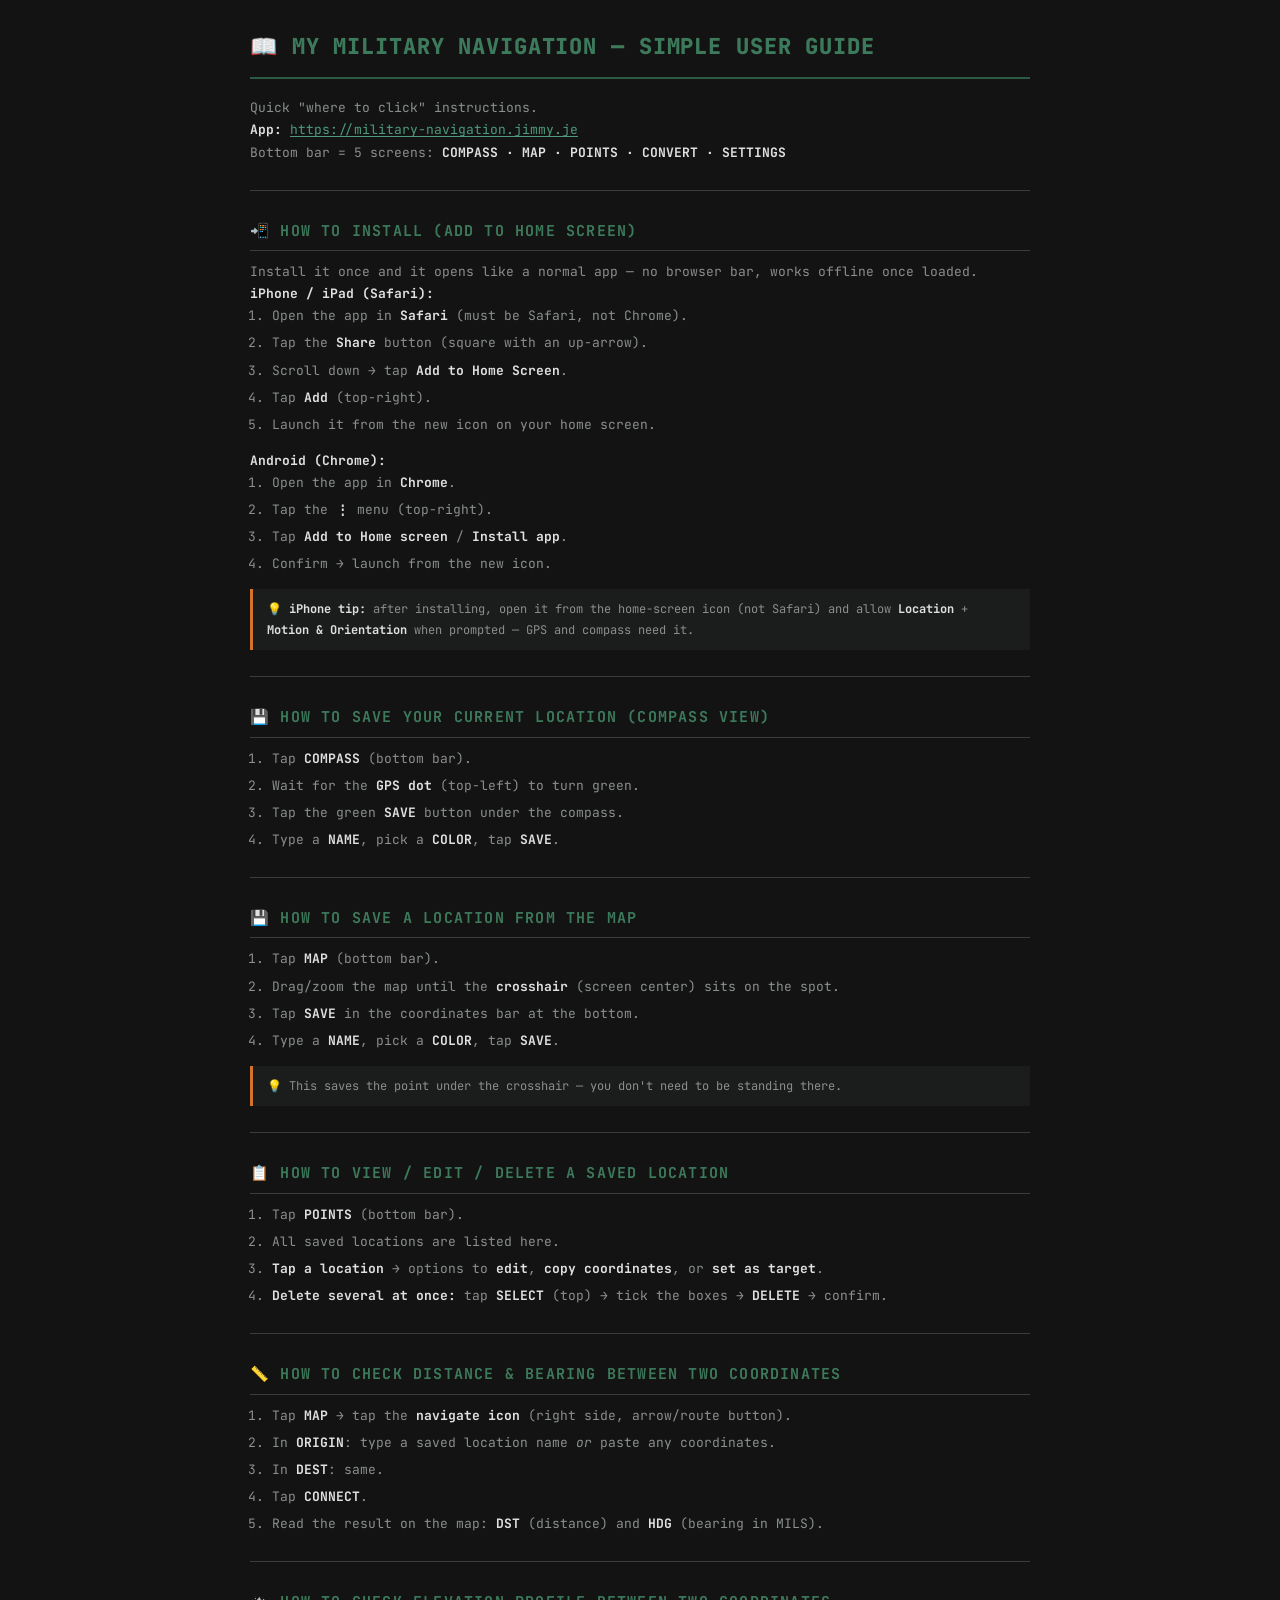
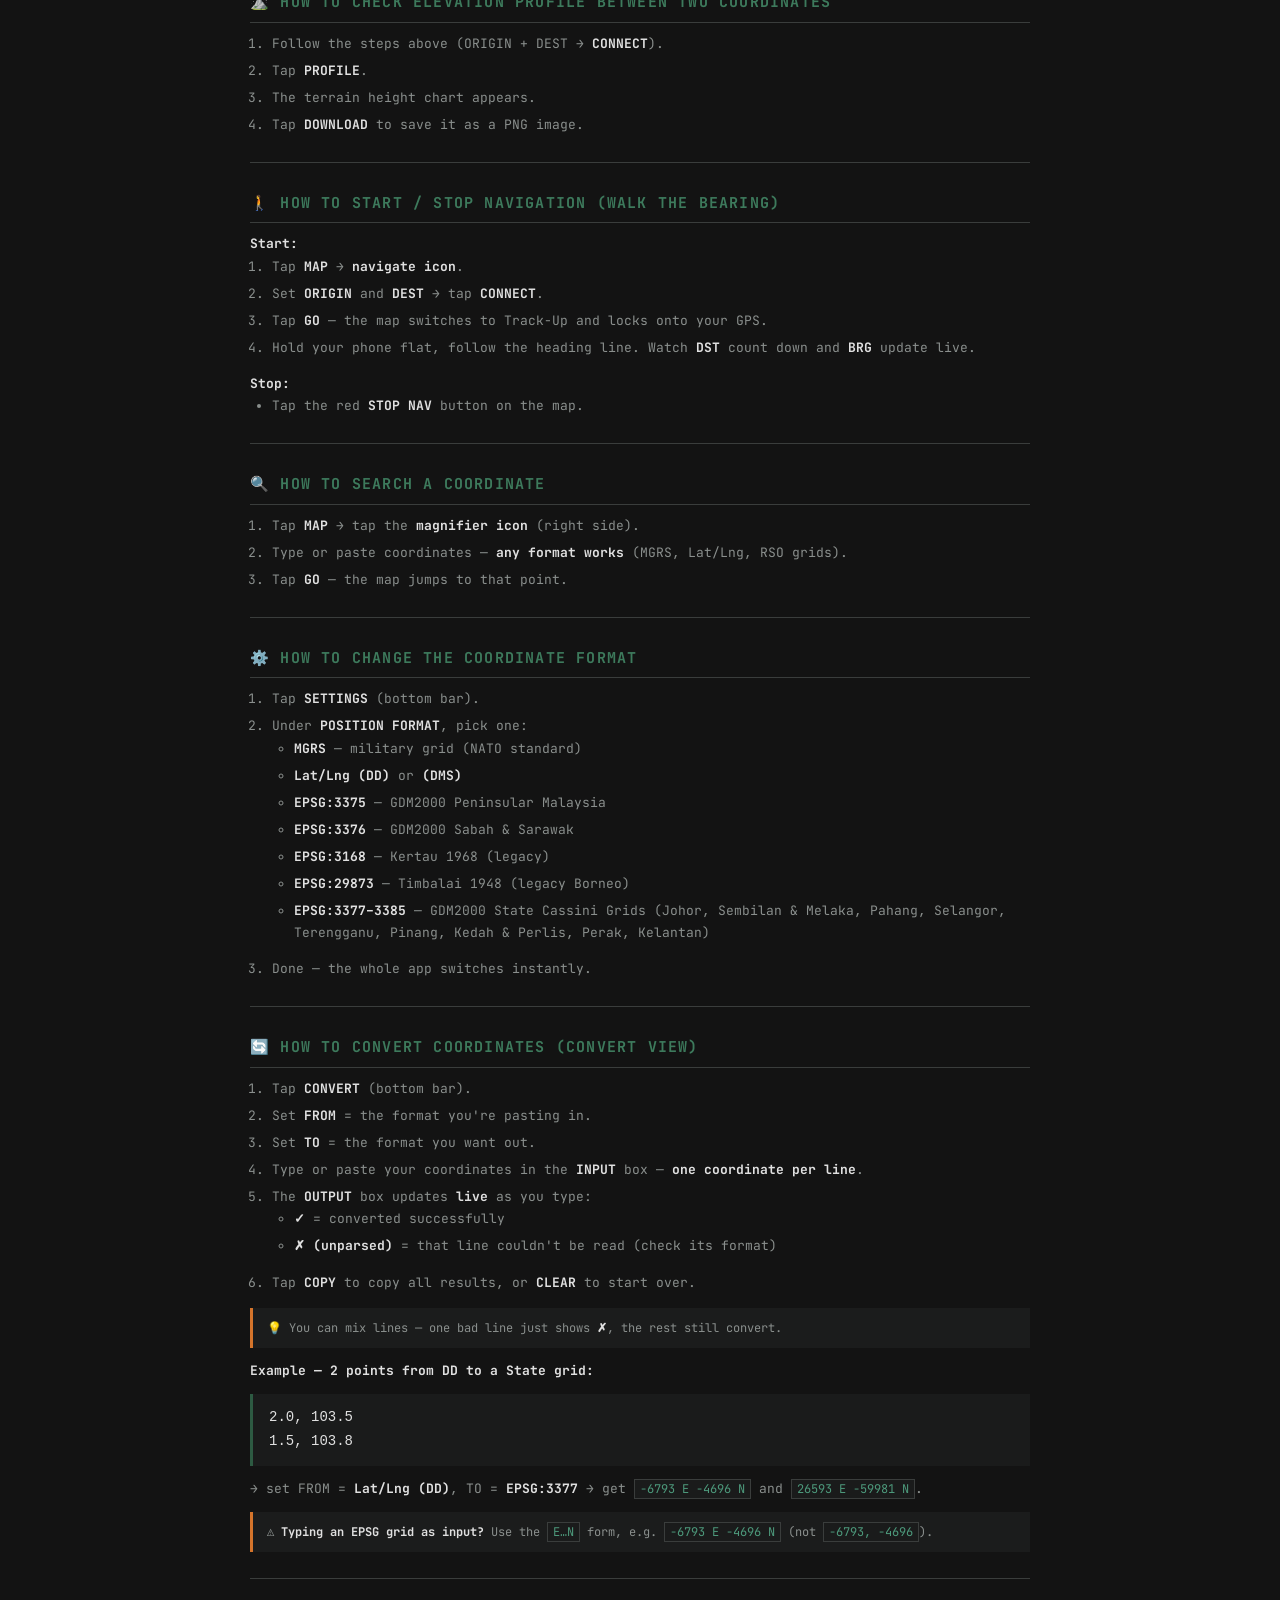
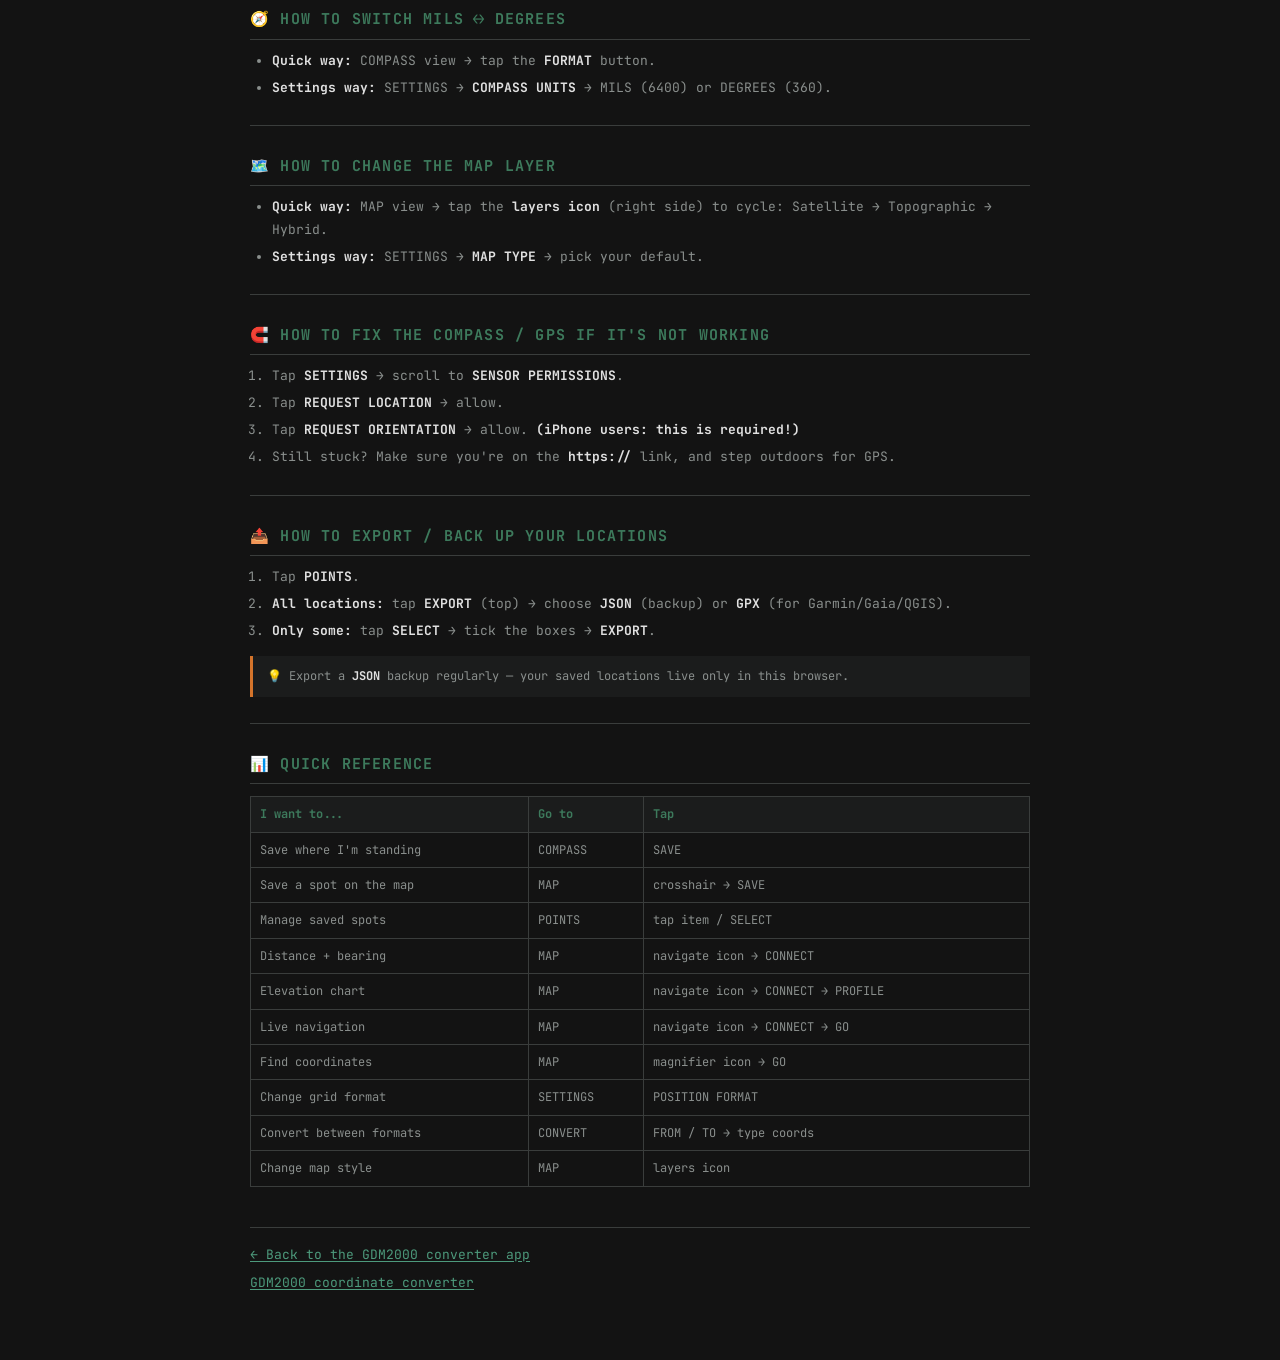
<file: guide.html>
<!DOCTYPE html>
<html lang="en">
<head>
  <meta charset="UTF-8">
  <meta name="viewport" content="width=device-width, initial-scale=1.0">
  <meta name="theme-color" content="#1c2b20">
  <title>MY Military Navigation — User Guide (GDM2000 Converter &amp; GPS)</title>
  <meta name="description" content="Step-by-step guide to MY Military Navigation: convert GDM2000 coordinates, use the MGRS grids, save waypoints, navigate, and export GPX/JSON.">
  <meta name="robots" content="index, follow, max-image-preview:large">
  <link rel="canonical" href="https://military-navigation.jimmy.je/guide">
  <link rel="icon" type="image/svg+xml" href="icon.svg">
  <link rel="preconnect" href="https://fonts.googleapis.com">
  <link rel="preconnect" href="https://fonts.gstatic.com" crossorigin>
  <link href="https://fonts.googleapis.com/css2?family=JetBrains+Mono:wght@400;500;600;700&display=swap" rel="stylesheet">
  <link rel="stylesheet" href="css/style.css">
  <link rel="stylesheet" href="css/page.css">
  <script type="application/ld+json">
  {
    "@context": "https://schema.org",
    "@type": "HowTo",
    "name": "How to use MY Military Navigation",
    "description": "Step-by-step guide to MY Military Navigation: convert GDM2000 coordinates, use the MGRS grids, save waypoints, navigate, and export GPX/JSON.",
    "url": "https://military-navigation.jimmy.je/guide",
    "step": [
      {
        "@type": "HowToStep",
        "position": 1,
        "name": "Install the app",
        "text": "Open the app in Safari or Chrome and use Add to Home Screen to install it."
      },
      {
        "@type": "HowToStep",
        "position": 2,
        "name": "Save a location",
        "text": "Use the COMPASS view SAVE button, or the MAP crosshair SAVE button."
      },
      {
        "@type": "HowToStep",
        "position": 3,
        "name": "Convert GDM2000 coordinates",
        "text": "Open CONVERT, choose FROM and TO formats, then paste one coordinate per line."
      },
      {
        "@type": "HowToStep",
        "position": 4,
        "name": "Navigate to a target",
        "text": "Open MAP, tap the navigate icon, set ORIGIN and DEST, then tap CONNECT and GO."
      }
    ]
  }
  </script>
</head>
<body>
<main class="doc">
<h1>📖 MY Military Navigation — Simple User Guide</h1>
<p>Quick "where to click" instructions.</p>
<p><strong>App:</strong> <a href="https://military-navigation.jimmy.je/">https://military-navigation.jimmy.je</a></p>
<p>Bottom bar = 5 screens: <strong>COMPASS · MAP · POINTS · CONVERT · SETTINGS</strong></p>
<hr>
<h2>📲 How to install (Add to Home Screen)</h2>
<p>Install it once and it opens like a normal app — no browser bar, works offline once loaded.</p>
<p><strong>iPhone / iPad (Safari):</strong></p>
<ol><li>Open the app in <strong>Safari</strong> (must be Safari, not Chrome).</li><li>Tap the <strong>Share</strong> button (square with an up-arrow).</li><li>Scroll down → tap <strong>Add to Home Screen</strong>.</li><li>Tap <strong>Add</strong> (top-right).</li><li>Launch it from the new icon on your home screen.</li></ol>
<p><strong>Android (Chrome):</strong></p>
<ol><li>Open the app in <strong>Chrome</strong>.</li><li>Tap the <strong>⋮</strong> menu (top-right).</li><li>Tap <strong>Add to Home screen</strong> / <strong>Install app</strong>.</li><li>Confirm → launch from the new icon.</li></ol>
<div class="note">💡 <strong>iPhone tip:</strong> after installing, open it from the home-screen icon (not Safari) and allow <strong>Location</strong> + <strong>Motion &amp; Orientation</strong> when prompted — GPS and compass need it.</div>
<hr>
<h2>💾 How to save your current location (Compass view)</h2>
<ol><li>Tap <strong>COMPASS</strong> (bottom bar).</li><li>Wait for the <strong>GPS dot</strong> (top-left) to turn green.</li><li>Tap the green <strong>SAVE</strong> button under the compass.</li><li>Type a <strong>NAME</strong>, pick a <strong>COLOR</strong>, tap <strong>SAVE</strong>.</li></ol>
<hr>
<h2>💾 How to save a location from the Map</h2>
<ol><li>Tap <strong>MAP</strong> (bottom bar).</li><li>Drag/zoom the map until the <strong>crosshair</strong> (screen center) sits on the spot.</li><li>Tap <strong>SAVE</strong> in the coordinates bar at the bottom.</li><li>Type a <strong>NAME</strong>, pick a <strong>COLOR</strong>, tap <strong>SAVE</strong>.</li></ol>
<div class="note">💡 This saves the point under the crosshair — you don't need to be standing there.</div>
<hr>
<h2>📋 How to view / edit / delete a saved location</h2>
<ol><li>Tap <strong>POINTS</strong> (bottom bar).</li><li>All saved locations are listed here.</li><li><strong>Tap a location</strong> → options to <strong>edit</strong>, <strong>copy coordinates</strong>, or <strong>set as target</strong>.</li><li><strong>Delete several at once:</strong> tap <strong>SELECT</strong> (top) → tick the boxes → <strong>DELETE</strong> → confirm.</li></ol>
<hr>
<h2>📏 How to check distance &amp; bearing between two coordinates</h2>
<ol><li>Tap <strong>MAP</strong> → tap the <strong>navigate icon</strong> (right side, arrow/route button).</li><li>In <strong>ORIGIN</strong>: type a saved location name <em>or</em> paste any coordinates.</li><li>In <strong>DEST</strong>: same.</li><li>Tap <strong>CONNECT</strong>.</li><li>Read the result on the map: <strong>DST</strong> (distance) and <strong>HDG</strong> (bearing in MILS).</li></ol>
<hr>
<h2>⛰️ How to check elevation profile between two coordinates</h2>
<ol><li>Follow the steps above (ORIGIN + DEST → <strong>CONNECT</strong>).</li><li>Tap <strong>PROFILE</strong>.</li><li>The terrain height chart appears.</li><li>Tap <strong>DOWNLOAD</strong> to save it as a PNG image.</li></ol>
<hr>
<h2>🚶 How to start / stop navigation (walk the bearing)</h2>
<p><strong>Start:</strong></p>
<ol><li>Tap <strong>MAP</strong> → <strong>navigate icon</strong>.</li><li>Set <strong>ORIGIN</strong> and <strong>DEST</strong> → tap <strong>CONNECT</strong>.</li><li>Tap <strong>GO</strong> — the map switches to Track-Up and locks onto your GPS.</li><li>Hold your phone flat, follow the heading line. Watch <strong>DST</strong> count down and <strong>BRG</strong> update live.</li></ol>
<p><strong>Stop:</strong></p>
<ul><li>Tap the red <strong>STOP NAV</strong> button on the map.</li></ul>
<hr>
<h2>🔍 How to search a coordinate</h2>
<ol><li>Tap <strong>MAP</strong> → tap the <strong>magnifier icon</strong> (right side).</li><li>Type or paste coordinates — <strong>any format works</strong> (MGRS, Lat/Lng, RSO grids).</li><li>Tap <strong>GO</strong> — the map jumps to that point.</li></ol>
<hr>
<h2>⚙️ How to change the coordinate format</h2>
<ol><li>Tap <strong>SETTINGS</strong> (bottom bar).</li><li>Under <strong>POSITION FORMAT</strong>, pick one:<ul><li><strong>MGRS</strong> — military grid (NATO standard)</li><li><strong>Lat/Lng (DD)</strong> or <strong>(DMS)</strong></li><li><strong>EPSG:3375</strong> — GDM2000 Peninsular Malaysia</li><li><strong>EPSG:3376</strong> — GDM2000 Sabah &amp; Sarawak</li><li><strong>EPSG:3168</strong> — Kertau 1968 (legacy)</li><li><strong>EPSG:29873</strong> — Timbalai 1948 (legacy Borneo)</li><li><strong>EPSG:3377–3385</strong> — GDM2000 State Cassini Grids (Johor, Sembilan &amp; Melaka, Pahang, Selangor, Terengganu, Pinang, Kedah &amp; Perlis, Perak, Kelantan)</li></ul></li><li>Done — the whole app switches instantly.</li></ol>
<hr>
<h2>🔄 How to convert coordinates (Convert view)</h2>
<ol><li>Tap <strong>CONVERT</strong> (bottom bar).</li><li>Set <strong>FROM</strong> = the format you're pasting in.</li><li>Set <strong>TO</strong> = the format you want out.</li><li>Type or paste your coordinates in the <strong>INPUT</strong> box — <strong>one coordinate per line</strong>.</li><li>The <strong>OUTPUT</strong> box updates <strong>live</strong> as you type:<ul><li><strong>✓</strong> = converted successfully</li><li><strong>✗ (unparsed)</strong> = that line couldn't be read (check its format)</li></ul></li><li>Tap <strong>COPY</strong> to copy all results, or <strong>CLEAR</strong> to start over.</li></ol>
<div class="note">💡 You can mix lines — one bad line just shows <strong>✗</strong>, the rest still convert.</div>
<p><strong>Example — 2 points from DD to a State grid:</strong></p>
<pre class="guide-code">2.0, 103.5
1.5, 103.8</pre>
<p>→ set FROM = <strong>Lat/Lng (DD)</strong>, TO = <strong>EPSG:3377</strong> → get <code>-6793 E -4696 N</code> and <code>26593 E -59981 N</code>.</p>
<div class="note">⚠️ <strong>Typing an EPSG grid as input?</strong> Use the <code>E…N</code> form, e.g. <code>-6793 E -4696 N</code> (not <code>-6793, -4696</code>).</div>
<hr>
<h2>🧭 How to switch MILS ↔ DEGREES</h2>
<ul><li><strong>Quick way:</strong> COMPASS view → tap the <strong>FORMAT</strong> button.</li><li><strong>Settings way:</strong> SETTINGS → <strong>COMPASS UNITS</strong> → MILS (6400) or DEGREES (360).</li></ul>
<hr>
<h2>🗺️ How to change the map layer</h2>
<ul><li><strong>Quick way:</strong> MAP view → tap the <strong>layers icon</strong> (right side) to cycle: Satellite → Topographic → Hybrid.</li><li><strong>Settings way:</strong> SETTINGS → <strong>MAP TYPE</strong> → pick your default.</li></ul>
<hr>
<h2>🧲 How to fix the compass / GPS if it's not working</h2>
<ol><li>Tap <strong>SETTINGS</strong> → scroll to <strong>SENSOR PERMISSIONS</strong>.</li><li>Tap <strong>REQUEST LOCATION</strong> → allow.</li><li>Tap <strong>REQUEST ORIENTATION</strong> → allow. <strong>(iPhone users: this is required!)</strong></li><li>Still stuck? Make sure you're on the <strong>https://</strong> link, and step outdoors for GPS.</li></ol>
<hr>
<h2>📤 How to export / back up your locations</h2>
<ol><li>Tap <strong>POINTS</strong>.</li><li><strong>All locations:</strong> tap <strong>EXPORT</strong> (top) → choose <strong>JSON</strong> (backup) or <strong>GPX</strong> (for Garmin/Gaia/QGIS).</li><li><strong>Only some:</strong> tap <strong>SELECT</strong> → tick the boxes → <strong>EXPORT</strong>.</li></ol>
<div class="note">💡 Export a <strong>JSON</strong> backup regularly — your saved locations live only in this browser.</div>
<hr>
<h2>📊 Quick reference</h2>
<table class="guide-table"><thead><tr><th>I want to...</th><th>Go to</th><th>Tap</th></tr></thead><tbody><tr><td>Save where I'm standing</td><td>COMPASS</td><td>SAVE</td></tr><tr><td>Save a spot on the map</td><td>MAP</td><td>crosshair → SAVE</td></tr><tr><td>Manage saved spots</td><td>POINTS</td><td>tap item / SELECT</td></tr><tr><td>Distance + bearing</td><td>MAP</td><td>navigate icon → CONNECT</td></tr><tr><td>Elevation chart</td><td>MAP</td><td>navigate icon → CONNECT → PROFILE</td></tr><tr><td>Live navigation</td><td>MAP</td><td>navigate icon → CONNECT → GO</td></tr><tr><td>Find coordinates</td><td>MAP</td><td>magnifier icon → GO</td></tr><tr><td>Change grid format</td><td>SETTINGS</td><td>POSITION FORMAT</td></tr><tr><td>Convert between formats</td><td>CONVERT</td><td>FROM / TO → type coords</td></tr><tr><td>Change map style</td><td>MAP</td><td>layers icon</td></tr></tbody></table>
<footer>
  <p><a href="https://military-navigation.jimmy.je/">&larr; Back to the GDM2000 converter app</a></p>
  <p><a href="https://military-navigation.jimmy.je/gdm2000-converter">GDM2000 coordinate converter</a></p>
</footer>
</main>
</body>
</html>
</file>
<file: css/style.css>
/* ============================================================
   TACTICAL FIELD OPERATOR - Design System
   Dark/Brutalist tactical UI for field operations
   ============================================================ */

/* ---------- RESET & BASE ---------- */
*, *::before, *::after { box-sizing: border-box; margin: 0; padding: 0; }

:root {
  --bg-primary: #131313;
  --bg-secondary: #1b1c1c;
  --bg-elevated: #222323;
  --bg-input: #1a1b1b;
  --border-color: #3a3d3c;
  --border-heavy: #4a4f4d;
  --text-primary: #e0e0e0;
  --text-secondary: #8a8f8d;
  --text-muted: #5a5f5d;
  --accent-green: #2d5a42;
  --accent-green-bright: #3d7a5c;
  --accent-green-glow: #4d9a7c;
  --accent-orange: #d4742b;
  --accent-purple: #6b3fa0;
  --danger: #b33a3a;
  --danger-bright: #d44a4a;
  --font-mono: 'JetBrains Mono', 'Consolas', 'Courier New', monospace;
  --radius: 0px;
  --transition: 80ms ease;
}

html, body {
  height: 100%; width: 100%;
  overflow: hidden;
  font-family: var(--font-mono);
  font-size: 14px;
  font-weight: 400;
  color: var(--text-primary);
  background: var(--bg-primary);
  -webkit-font-smoothing: none;
  -moz-osx-font-smoothing: unset;
  -webkit-tap-highlight-color: transparent;
  user-select: none;
  -webkit-user-select: none;
}

input, textarea, button {
  font-family: var(--font-mono);
  font-size: 13px;
  color: var(--text-primary);
  background: var(--bg-input);
  border: 1px solid var(--border-color);
  outline: none;
  border-radius: var(--radius);
}

input:focus, textarea:focus {
  border-color: var(--accent-green);
}

button {
  cursor: pointer;
  background: var(--bg-elevated);
  border: 1px solid var(--border-color);
  color: var(--text-primary);
  text-transform: uppercase;
  letter-spacing: 0.05em;
  font-weight: 500;
  padding: 8px 16px;
  transition: background var(--transition), border-color var(--transition);
}

button:active {
  background: var(--bg-primary);
}

/* ---------- LAYOUT ---------- */
body {
  display: flex;
  flex-direction: column;
}

#status-bar {
  display: flex;
  align-items: center;
  justify-content: space-between;
  height: 32px;
  padding: 0 12px;
  background: var(--bg-secondary);
  border-bottom: 1px solid var(--border-color);
  flex-shrink: 0;
  z-index: 100;
}

#status-bar .status-center {
  position: absolute; left: 50%; transform: translateX(-50%);
  white-space: nowrap;
}

#view-port {
  flex: 1;
  position: relative;
  overflow: hidden;
}

/* Brand centered at top of view-port */
.vp-brand {
  position: absolute; top: 0; left: 50%; transform: translateX(-50%);
  z-index: 2000; pointer-events: none;
  text-align: center;
  font-size: 24px; font-weight: 900; letter-spacing: 0.1em;
  color: var(--accent-green-bright); 
  padding: 8px 16px;
  text-shadow: 0 0 12px rgba(0,0,0,0.9), 0 0 4px rgba(0,0,0,0.8);
  opacity: 1;
}

/* Info button top-right */
.vp-info-btn {
  position: absolute; top: 8px; right: 8px;
  z-index: 2000; width: 24px; height: 24px; border-radius: 0;
  background: rgba(19,19,19,0.7); border: 1px solid var(--border-color);
  color: var(--text-muted); font-size: 12px; font-weight: 700;
  display: flex; align-items: center; justify-content: center;
  cursor: pointer; letter-spacing: 0; padding: 0;
}
.vp-info-btn:active { color: var(--accent-green-bright); border-color: var(--accent-green); }

/* Info dialog */
.dialog-info { max-width: 650px; max-height: 85vh; padding: 0; overflow: hidden; display: flex; flex-direction: column; }
.dialog-info h3 { color: #2d5a42; background: #131313; font-size: 15px; padding: 16px 20px; margin: 0; border-bottom: 1px solid #3a3d3c; letter-spacing: 0.1em; flex-shrink: 0; }
.dialog-info .info-content { padding: 20px; overflow-y: auto; flex: 1; color: #d0d0d0; font-size: 13px; line-height: 1.6; }
.dialog-info .info-content h5 { color: #3d7a5c; font-size: 14px; margin: 20px 0 8px; letter-spacing: 0.05em; }
.dialog-info .info-content p { font-size: 13px; line-height: 1.6; margin-bottom: 10px; }
.dialog-info .info-content hr { border: none; border-top: 1px solid #3a3d3c; margin: 20px 0; }
.dialog-info .info-content ul { margin-bottom: 12px; padding-left: 20px; }
.dialog-info .info-content li { margin-bottom: 4px; font-size: 13px; }
.dialog-info .note { background: #131313; border-left: 3px solid #2d5a42; padding: 10px 14px; margin: 10px 0; font-size: 12px; }
.dialog-info .hero-banner { background: #1b2620; border: 1px solid #3d7a5c; padding: 12px 16px; margin-bottom: 16px; text-align: center; }
.dialog-info .hero-banner strong { color: #4ade80; font-size: 14px; }
.dialog-info .footer-sig { margin-top: 16px; color: #8a8f8d; font-size: 12px; }
.dialog-info .info-content a { color: #4ade80; text-decoration: underline; }
.dialog-info .info-content a:hover { color: #2d5a42; }
.dialog-info .dialog-actions { padding: 12px 20px; background: #131313; border-top: 1px solid #3a3d3c; flex-shrink: 0; }

/* Info dialog tabs (ABOUT | GUIDE) */
.info-tabs { display: flex; background: #131313; border-bottom: 1px solid #3a3d3c; flex-shrink: 0; }
.info-tab {
  flex: 1;
  background: transparent;
  border: none;
  border-bottom: 2px solid transparent;
  color: #8a8f8d;
  font-size: 12px;
  font-weight: 700;
  letter-spacing: 0.1em;
  padding: 12px 10px;
}
.info-tab.active { color: #4ade80; border-bottom-color: #3d7a5c; }
.info-tab:hover { color: #d0d0d0; }
#info-body { flex: 1; display: flex; flex-direction: column; min-height: 0; }

/* Guide content elements (generated from SIMPLE-USER-GUIDE.md) */
.dialog-info .info-content h4 { color: #4ade80; font-size: 15px; margin: 0 0 10px; letter-spacing: 0.05em; }
.dialog-info .info-content h6 { color: #3d7a5c; font-size: 13px; margin: 14px 0 6px; letter-spacing: 0.05em; }
.dialog-info .info-content ol { margin: 0 0 12px; padding-left: 22px; }
.dialog-info .info-content ol li { margin-bottom: 4px; font-size: 13px; }
.dialog-info .guide-code {
  background: #131313;
  border-left: 3px solid #2d5a42;
  padding: 10px 14px;
  margin: 10px 0;
  font-family: var(--font-mono);
  font-size: 12px;
  color: #d0d0d0;
  overflow-x: auto;
  white-space: pre;
}
.dialog-info .guide-table { width: 100%; border-collapse: collapse; margin: 10px 0; font-size: 12px; }
.dialog-info .guide-table th,
.dialog-info .guide-table td { border: 1px solid #3a3d3c; padding: 6px 8px; text-align: left; }
.dialog-info .guide-table th { background: #131313; color: #4ade80; font-weight: 700; }

.dialog-elevation { max-width: 620px; padding: 16px 20px; }

.view {
  position: absolute;
  inset: 0;
  display: none;
  overflow-y: auto;
  overflow-x: hidden;
}

.view.active {
  display: flex;
  flex-direction: column;
}

#bottom-nav {
  display: flex;
  height: 52px;
  background: var(--bg-secondary);
  border-top: 1px solid var(--border-color);
  flex-shrink: 0;
  z-index: 100;
}

/* ---------- STATUS BAR ---------- */
.status-left, .status-right {
  display: flex;
  align-items: center;
  gap: 12px;
}

.status-center {
  font-weight: 600;
  font-size: 12px;
  letter-spacing: 0.1em;
  color: var(--accent-green-bright);
}

.brand {
  font-weight: 700;
  font-size: 14px;
  letter-spacing: 0.15em;
  color: var(--accent-green);
}

.status-indicator {
  display: flex;
  align-items: center;
  gap: 5px;
  font-size: 10px;
  color: var(--text-secondary);
  text-transform: uppercase;
  letter-spacing: 0.05em;
}

.status-indicator .dot {
  width: 6px; height: 6px;
  border-radius: 50%;
  background: var(--danger);
}

.status-indicator.active .dot {
  background: var(--accent-green-bright);
  box-shadow: 0 0 6px var(--accent-green);
}

#accuracy-display {
  color: var(--text-secondary);
  font-size: 11px;
}

/* ---------- BOTTOM NAV ---------- */
.nav-btn {
  flex: 1;
  display: flex;
  flex-direction: column;
  align-items: center;
  justify-content: center;
  gap: 3px;
  background: transparent;
  border: none;
  border-top: 3px solid transparent;
  color: var(--text-muted);
  padding: 6px 0;
  transition: color 80ms, border-color 80ms;
  letter-spacing: 0;
  text-transform: none;
  font-size: 10px;
  font-weight: 500;
  line-height: 1;
}

.nav-btn:active { background: var(--bg-elevated); }

.nav-btn.active {
  color: var(--accent-green-bright);
  border-top-color: var(--accent-green);
}

.nav-btn svg, .nav-btn .nav-icon {
  font-size: 18px;
  line-height: 1;
  display: block;
}

.nav-btn .nav-label {
  font-size: 9px;
  letter-spacing: 0.08em;
}

/* ---------- BUTTONS ---------- */
.btn {
  padding: 10px 20px;
  font-weight: 600;
  font-size: 12px;
  letter-spacing: 0.06em;
  transition: background var(--transition), border-color var(--transition);
}

.btn-tactical {
  background: var(--bg-elevated);
  border: 1px solid var(--border-heavy);
  color: var(--text-primary);
}

.btn-tactical:active {
  background: var(--bg-secondary);
  border-color: var(--accent-green);
}

.btn-tactical-accent {
  background: var(--accent-green);
  border: 1px solid var(--accent-green);
  color: #fff;
  font-weight: 700;
}

.btn-tactical-accent:active {
  background: var(--accent-green-bright);
}

.btn-tactical-danger {
  background: var(--danger);
  border: 1px solid var(--danger);
  color: #fff;
}

.btn-tactical-danger:active {
  background: var(--danger-bright);
}

/* ---------- COMPASS VIEW ---------- */
#view-compass {
  justify-content: center;
  align-items: center;
  padding: 20px;
}

.compass-container {
  display: flex;
  flex-direction: column;
  align-items: center;
  gap: 16px;
  width: 100%;
  max-width: 400px;
}

.compass-ring {
  position: relative;
  width: 300px;
  height: 300px;
  border-radius: 50%;
}

.compass-dial-wrap {
  position: absolute; inset: 0;
  border-radius: 50%;
  transform-origin: center center;
  will-change: transform;
}

.compass-dial {
  position: absolute; inset: 0;
  border-radius: 50%;
  overflow: hidden;
}

.compass-dial svg {
  width: 100%; height: 100%;
  display: block;
  filter: brightness(0.9) saturate(1.1);
}

.compass-needle-overlay {
  position: absolute;
  inset: 0;
  width: 100%;
  height: 100%;
  z-index: 10;
  pointer-events: none;
  border-radius: 50%;
}

/* Target bearing dot - rotates inside the compass dial wrap so it stays
   fixed relative to the compass card (like a bearing rose) */
.compass-target-dot-wrap {
  position: absolute;
  top: 50%;
  left: 50%;
  width: 0;
  height: 0;
  z-index: 12;
  pointer-events: none;
}

.compass-target-dot {
  position: absolute;
  width: 14px;
  height: 14px;
  margin: -7px 0 0 -7px;
  border-radius: 50%;
  background: var(--accent-orange);
  border: 2px solid #fff;
  box-shadow: 0 0 8px rgba(212,116,43,0.9), 0 0 3px rgba(255,255,255,0.8);
  transform: rotate(var(--td-rot, 0deg)) translateY(calc(var(--td-radius, 138px) * -1));
}

.compass-readout {
  text-align: center;
  line-height: 1;
}

.readout-value {
  font-size: 56px;
  font-weight: 700;
  color: var(--accent-green-bright);
  letter-spacing: 0.02em;
  text-shadow: 0 0 20px rgba(45,90,66,0.4);
}

.readout-unit {
  display: block;
  font-size: 14px;
  font-weight: 500;
  color: var(--text-secondary);
  letter-spacing: 0.15em;
  margin-top: 2px;
}

.position-readout {
  display: flex;
  gap: 8px;
  align-items: center;
  background: var(--bg-secondary);
  border: 1px solid var(--border-color);
  padding: 8px 14px;
  width: 100%;
}

.position-readout .label {
  font-size: 11px;
  color: var(--text-muted);
  letter-spacing: 0.08em;
}

.position-readout .value {
  font-size: 13px;
  color: var(--text-primary);
  word-break: break-all;
  flex: 1;
}

.pos-copy-btn {
  background: transparent;
  border: 1px solid var(--border-color);
  color: var(--text-muted);
  padding: 4px 8px;
  cursor: pointer;
  flex-shrink: 0;
  display: flex; align-items: center; justify-content: center;
}
.pos-copy-btn svg { width: 14px; height: 14px; display: block; }
.pos-copy-btn:active { color: var(--accent-green-bright); border-color: var(--accent-green); }

.compass-quick-actions {
  display: flex;
  gap: 8px;
  width: 100%;
}

.compass-quick-actions .btn {
  flex: 1;
  text-align: center;
}

/* Live-navigation readout on compass view (DST / BRG) */
.compass-nav-readout {
  display: flex;
  gap: 8px;
  width: 100%;
  justify-content: center;
}
.compass-nav-readout .nav-item {
  flex: 1;
  justify-content: center;
}
.compass-nav-readout .nav-label {
  color: var(--accent-orange);
  font-weight: 700;
}
.compass-nav-readout .nav-value {
  color: var(--text-primary);
}

/* ---------- MAP VIEW ---------- */
#map-clip {
  position: absolute; inset: 0; overflow: hidden;
}
#map-container {
  position: absolute; inset: 0;
  background: var(--bg-primary);
}

#map-container .leaflet-container {
  background: var(--bg-primary) !important;
}

#map-container .leaflet-control-zoom {
  display: none;
}

/* Crosshair */
.map-crosshair {
  position: absolute; inset: 0; z-index: 1000; pointer-events: none;
}
.crosshair-h, .crosshair-v {
  position: absolute; top: 50%; left: 50%;
  background: rgb(255, 0, 0);
}
.crosshair-h { width: 36px; height: 3px; margin-left: -18px; margin-top: -1.5px; }
.crosshair-v { width: 3px; height: 36px; margin-left: -1.5px; margin-top: -18px; }
.map-crosshair::after {
  content: '';
  position: absolute; top: 50%; left: 50%;
  width: 5px; height: 5px;
  margin-left: -2.5px; margin-top: -2.5px;
  background: var(--accent-green-bright);
  border: 1px solid #fff;
}

/* Fixed heading line center-top to center-bottom (Track-Up) */
.map-heading-line {
  position: absolute; top: 0; bottom: 0; left: 50%;
  width: 2px; margin-left: -1px;
  background: rgba(255, 155, 0);
  z-index: 999; pointer-events: none;
}

/* Heading indicator above coord bar */
.map-heading-indicator {
  position: absolute; bottom: 60px; left: 50%; transform: translateX(-50%);
  z-index: 1001; display: flex; align-items: center; gap: 6px;
  background: rgba(19,19,19,0.94); border: 1px solid var(--border-color);
  padding: 3px 10px; font-size: 10px;
}
.hdg-value { color: var(--accent-orange); font-weight: 700; font-size: 12px; }

/* Coordinate bar at bottom */
.map-coord-bar {
  position: absolute; bottom: 8px; left: 50%; transform: translateX(-50%);
  z-index: 1001; pointer-events: auto;
  background: rgba(19,19,19,0.94); border: 1px solid var(--border-color);
  padding: 4px 8px; max-width: calc(100vw - 64px);
}
.map-coord-bar:hover { border-color: var(--border-heavy); }
.coord-row1 {
  display: flex; align-items: center; gap: 6px;
}
.coord-row2 {
  display: flex; align-items: center; gap: 6px;
}
.coord-format {
  font-size: 7px; color: var(--text-muted); letter-spacing: 0.06em;
}
.coord-value {
  color: var(--accent-green-bright); font-weight: 600; font-size: 11px;
  overflow: hidden; text-overflow: ellipsis; white-space: nowrap;
  flex: 1; min-width: 0;
}
.coord-save-btn {
  padding: 3px 8px; font-size: 9px; font-weight: 700;
  border: 1px solid var(--accent-green); background: var(--accent-green);
  color: #fff; cursor: pointer; letter-spacing: 0.05em; flex-shrink: 0;
}
.coord-save-btn:active { background: var(--accent-green-bright); }

.coord-copy-btn {
  background: transparent; border: 1px solid var(--border-color);
  color: var(--text-secondary); padding: 2px 5px; cursor: pointer;
  display: flex; align-items: center; justify-content: center; flex-shrink: 0;
}
.coord-copy-btn svg { width: 10px; height: 10px; display: block; }
.coord-copy-btn:active { color: var(--accent-green-bright); border-color: var(--accent-green); }

/* Stop navigation button - stacked above heading indicator and coord bar */
.map-stop-nav-btn {
  position: absolute;
  bottom: 96px;
  left: 50%;
  transform: translateX(-50%);
  z-index: 1001;
  background: var(--danger);
  color: #fff;
  border: none;
  padding: 10px 24px;
  font-family: inherit;
  font-size: 13px;
  font-weight: 700;
  letter-spacing: 0.12em;
  cursor: pointer;
  box-shadow: 0 2px 12px rgba(0,0,0,0.5);
  border-radius: 4px;
}
.map-stop-nav-btn:active { background: var(--danger-bright); }

.map-nav-readout {
  position: absolute; top: 12px; left: 12px; z-index: 1001;
  display: flex; gap: 8px; pointer-events: none;
}
.nav-item {
  display: flex; align-items: center; gap: 8px;
  background: rgba(19,19,19,0.92); border: 1px solid var(--border-color);
  padding: 8px 14px;
}
.nav-label { font-size: 9px; color: var(--text-muted); letter-spacing: 0.1em; font-weight: 600; }
.nav-value { font-size: 14px; color: var(--accent-green-bright); font-weight: 600; }

/* Navigation panel (origin/dest inputs) */
.map-nav-panel {
  position: absolute; top: 12px; right: 12px; z-index: 1001;
  display: flex; flex-direction: column; gap: 6px;
  background: rgba(19,19,19,0.94); border: 1px solid var(--border-color); padding: 10px;
}
.map-nav-panel input {
  width: 100%; padding: 8px 10px; font-size: 11px;
  background: var(--bg-input); border: 1px solid var(--border-color); color: var(--text-primary);
}
.nav-input-wrap { position: relative; }
.nav-dropdown {
  position: absolute; top: 100%; left: 0; right: 0; z-index: 2000;
  background: var(--bg-secondary); border: 1px solid var(--border-color);
  max-height: 150px; overflow-y: auto; display: none;
}
.nav-dropdown.show { display: block; }
.nav-dropdown-item {
  padding: 8px 10px; font-size: 11px; cursor: pointer;
  border-bottom: 1px solid var(--border-color);
  color: var(--text-primary);
}
.nav-dropdown-item:hover, .nav-dropdown-item:focus { background: var(--accent-green); color: #fff; }
.nav-dropdown-item .dd-name { font-weight: 600; }
.nav-dropdown-item .dd-coords { font-size: 9px; color: var(--text-muted); margin-left: 6px; }
.nav-dropdown-item:hover .dd-coords { color: rgba(255,255,255,0.7); }
.nav-panel-btns { display: flex; gap: 6px; }
.nav-panel-btns .btn { flex: 1; text-align: center; padding: 8px; }

/* Nav arrow icons */
.nav-arrow-icon { background: transparent; border: none; }

/* FABs (right side, stacked) */
.map-overlay-fabs {
  position: absolute; bottom: 10px; right: 8px; z-index: 1001;
}
.fab-group { display: flex; flex-direction: column; gap: 6px; }
.fab {
  width: 36px; height: 36px; border-radius: var(--radius);
  background: var(--bg-secondary); border: 2px solid var(--border-heavy);
  color: var(--accent-green-bright);
  display: flex; align-items: center; justify-content: center;
  box-shadow: 0 2px 8px rgba(0,0,0,0.5); cursor: pointer; padding: 0;
}
.fab svg { width: 18px; height: 18px; display: block; }
.fab:active { background: var(--bg-elevated); border-color: var(--accent-green); }
.fab.active { background: var(--accent-green); border-color: var(--accent-green-bright); color: #fff; }

/* Search panel (bottom left) */
.map-search-panel {
  position: absolute; bottom: 16px; left: 16px; z-index: 1001;
  display: flex; gap: 8px;
}
.map-search-panel input {
  width: 220px; height: 48px; padding: 0 14px;
  background: var(--bg-secondary); border: 2px solid var(--border-heavy); font-size: 13px;
}
.map-search-panel .btn { height: 48px; padding: 0 20px; }

/* ---------- LOCATIONS VIEW ---------- */
.locations-header {
  display: flex;
  justify-content: space-between;
  align-items: center;
  padding: 14px 16px;
  border-bottom: 1px solid var(--border-color);
}

.locations-header h2 {
  font-size: 16px;
  font-weight: 700;
  letter-spacing: 0.1em;
  color: var(--accent-green-bright);
}

.locations-actions {
  display: flex;
  gap: 8px;
}

.locations-select-bar {
  display: flex;
  gap: 8px;
  padding: 10px 16px;
  background: var(--bg-elevated);
  border-bottom: 1px solid var(--border-color);
}

.locations-list {
  flex: 1;
  overflow-y: auto;
  padding: 8px;
}

.empty-state {
  display: flex;
  align-items: center;
  justify-content: center;
  height: 160px;
  color: var(--text-muted);
  font-size: 13px;
  letter-spacing: 0.08em;
}

.waypoint-card {
  display: flex;
  align-items: center;
  gap: 12px;
  background: var(--bg-secondary);
  border: 1px solid var(--border-color);
  padding: 12px 14px;
  margin-bottom: 6px;
  transition: border-color var(--transition);
  cursor: pointer;
}

.waypoint-card:active {
  border-color: var(--accent-green);
}

.waypoint-card.selected {
  border-color: var(--accent-green);
  background: rgba(45,90,66,0.1);
}

.waypoint-card .wp-color-dot {
  flex-shrink: 0;
  width: 10px; height: 10px;
  border-radius: 0;
}

.waypoint-card .wp-info {
  flex: 1;
  min-width: 0;
}

.waypoint-card .wp-name {
  font-weight: 600;
  font-size: 13px;
  color: var(--text-primary);
  white-space: nowrap;
  overflow: hidden;
  text-overflow: ellipsis;
}

.waypoint-card .wp-coords-display {
  font-size: 11px;
  color: var(--text-secondary);
  margin-top: 2px;
  white-space: nowrap;
  overflow: hidden;
  text-overflow: ellipsis;
}

.waypoint-card .wp-desc-display {
  font-size: 10px;
  color: var(--text-muted);
  margin-top: 1px;
  white-space: nowrap;
  overflow: hidden;
  text-overflow: ellipsis;
}

.waypoint-card .wp-actions {
  display: flex;
  gap: 6px;
  flex-shrink: 0;
}

.waypoint-card .wp-btn {
  width: 32px; height: 32px;
  padding: 0;
  display: flex;
  align-items: center;
  justify-content: center;
  font-size: 14px;
  background: transparent;
}

.waypoint-card .wp-actions.hidden {
  display: none;
}

/* ---------- SETTINGS VIEW ---------- */
.settings-container {
  padding: 14px 16px;
}

.settings-container h2 {
  font-size: 16px;
  font-weight: 700;
  letter-spacing: 0.1em;
  color: var(--accent-green-bright);
  margin-bottom: 16px;
}

.settings-group {
  margin-bottom: 20px;
}

.settings-group h3 {
  font-size: 11px;
  font-weight: 600;
  letter-spacing: 0.1em;
  color: var(--text-muted);
  margin-bottom: 10px;
  padding-bottom: 6px;
  border-bottom: 1px solid var(--border-color);
}

.settings-options {
  display: flex;
  flex-direction: column;
  gap: 4px;
}

.setting-radio {
  display: flex;
  align-items: center;
  gap: 10px;
  padding: 10px 14px;
  background: var(--bg-secondary);
  border: 1px solid var(--border-color);
  cursor: pointer;
  font-size: 13px;
  color: var(--text-secondary);
}

.setting-radio:active {
  border-color: var(--accent-green);
}

.setting-radio input[type="radio"] {
  appearance: none;
  width: 14px; height: 14px;
  border: 2px solid var(--border-heavy);
  background: var(--bg-primary);
  position: relative;
  flex-shrink: 0;
}

.setting-radio input[type="radio"]:checked {
  border-color: var(--accent-green-bright);
  background: var(--accent-green);
}

.setting-radio input[type="radio"]:checked::after {
  content: '';
  position: absolute;
  top: 2px; left: 2px;
  width: 6px; height: 6px;
  background: #fff;
}

.settings-options .btn {
  width: 100%;
  text-align: left;
}

/* Collapsible position-format group (native <details>/<summary>) */
.format-group {
  margin-top: 4px;
  border: 1px solid var(--border-color);
  background: var(--bg-secondary);
  grid-column: 1 / -1; /* span full width when parent is a grid */
}

.format-group > summary {
  list-style: none;
  cursor: pointer;
  display: flex;
  align-items: center;
  justify-content: space-between;
  gap: 10px;
  padding: 10px 14px;
  font-size: 13px;
  color: var(--text-secondary);
  user-select: none;
}

.format-group > summary::-webkit-details-marker { display: none; }

.format-group > summary::after {
  content: '\25B8'; /* right-pointing small triangle */
  font-size: 11px;
  color: var(--text-muted);
  transition: transform 0.15s ease;
}

.format-group[open] > summary {
  color: var(--accent-green-bright);
  border-bottom: 1px solid var(--border-color);
}

.format-group[open] > summary::after {
  transform: rotate(90deg);
}

.format-group > summary:active { border-color: var(--accent-green); }

.format-suboptions {
  padding: 4px;
  gap: 4px;
}

/* ---------- CONVERT VIEW ---------- */
#view-convert .settings-container { padding-bottom: 24px; }

/* ---------- GDM2000 REFERENCE CONTENT (crawlable) ---------- */
#about-gdm2000 { padding-top: 8px; border-top: 1px solid var(--border-color); }

#about-gdm2000 h2 { font-size: 15px; }

#about-gdm2000 h3 {
  font-size: 11px;
  font-weight: 600;
  letter-spacing: 0.1em;
  color: var(--text-muted);
  margin: 20px 0 10px;
  padding-bottom: 6px;
  border-bottom: 1px solid var(--border-color);
}

#about-gdm2000 p {
  font-size: 12px;
  line-height: 1.7;
  color: var(--text-secondary);
  margin-bottom: 10px;
}

#about-gdm2000 .seo-lede {
  color: var(--text-primary);
  font-size: 12px;
}

#about-gdm2000 code {
  font-family: var(--font-mono);
  background: var(--bg-input);
  border: 1px solid var(--border-color);
  padding: 1px 5px;
  color: var(--accent-green-glow);
}

.seo-table {
  width: 100%;
  border-collapse: collapse;
  margin: 10px 0 14px;
  font-size: 11px;
}

.seo-table th,
.seo-table td {
  border: 1px solid var(--border-color);
  padding: 6px 8px;
  text-align: left;
  color: var(--text-secondary);
}

.seo-table th {
  background: var(--bg-secondary);
  color: var(--accent-green-bright);
  font-weight: 700;
  letter-spacing: 0.05em;
}

.seo-table td:first-child {
  color: var(--accent-green-glow);
  font-weight: 600;
  white-space: nowrap;
}

.seo-code {
  background: var(--bg-input);
  border-left: 3px solid var(--accent-green);
  padding: 10px 14px;
  margin: 10px 0;
  font-family: var(--font-mono);
  font-size: 11px;
  line-height: 1.6;
  color: var(--text-secondary);
  overflow-x: auto;
  white-space: pre;
}

.seo-faq dt {
  font-size: 12px;
  font-weight: 700;
  color: var(--accent-green-bright);
  margin-top: 12px;
}

.seo-faq dd {
  font-size: 12px;
  line-height: 1.7;
  color: var(--text-secondary);
  margin: 4px 0 0;
}

.convert-selects {
  display: flex;
  gap: 8px;
  flex-wrap: wrap;
}

.convert-select-field {
  flex: 1 1 180px;
  display: flex;
  flex-direction: column;
  gap: 6px;
}

.convert-select-field label {
  font-size: 10px;
  letter-spacing: 0.1em;
  color: var(--text-muted);
}

.convert-select-field select {
  width: 100%;
  padding: 10px 12px;
  font-size: 12px;
  font-family: var(--font-mono);
  background: var(--bg-input);
  border: 1px solid var(--border-color);
  color: var(--text-primary);
  border-radius: var(--radius);
  appearance: none;
  -webkit-appearance: none;
}

.convert-select-field select:focus { border-color: var(--accent-green); outline: none; }

.convert-hint {
  font-weight: 400;
  letter-spacing: 0;
  text-transform: none;
  color: var(--text-muted);
  font-size: 10px;
}

#convert-input {
  width: 100%;
  padding: 10px 12px;
  font-size: 13px;
  line-height: 1.5;
  resize: vertical;
  min-height: 90px;
}

.convert-output {
  min-height: 60px;
  padding: 10px 12px;
  background: var(--bg-input);
  border: 1px solid var(--border-color);
  font-size: 13px;
  line-height: 1.6;
}

.convert-empty { color: var(--text-muted); font-size: 12px; }
.convert-line { display: flex; gap: 8px; align-items: baseline; }
.convert-line + .convert-line { margin-top: 4px; }
.convert-ok { color: var(--accent-green-glow); flex-shrink: 0; }
.convert-err { color: var(--danger-bright); flex-shrink: 0; }
.convert-val { word-break: break-word; }
.convert-bad .convert-val { color: var(--text-muted); }
.convert-bad .convert-val em { font-style: normal; color: var(--danger-bright); }

.convert-actions {
  display: flex;
  gap: 8px;
  margin-top: 10px;
}

.convert-actions .btn { flex: 1; }

/* ---------- DIALOGS ---------- */
.dialog-overlay {
  position: fixed;
  inset: 0;
  background: rgba(0,0,0,0.75);
  display: flex;
  align-items: center;
  justify-content: center;
  z-index: 2000;
  padding: 20px;
}

.dialog {
  background: var(--bg-secondary);
  border: 2px solid var(--border-heavy);
  padding: 24px;
  width: 100%;
  max-width: 400px;
}

.dialog h3 {
  font-size: 16px;
  font-weight: 700;
  letter-spacing: 0.1em;
  color: var(--accent-green-bright);
  margin-bottom: 20px;
}

.dialog-field {
  margin-bottom: 14px;
}

.dialog-field label {
  display: block;
  font-size: 10px;
  font-weight: 600;
  color: var(--text-muted);
  letter-spacing: 0.1em;
  margin-bottom: 6px;
}

.dialog-field input,
.dialog-field textarea {
  width: 100%;
  padding: 10px 12px;
  background: var(--bg-input);
  border: 1px solid var(--border-color);
}

.dialog-field textarea {
  resize: none;
}

.color-selector {
  display: flex;
  gap: 10px;
}

.color-btn {
  width: 36px; height: 36px;
  padding: 0;
  border: 2px solid transparent;
  transition: border-color var(--transition);
}

.color-btn.selected {
  border-color: #fff;
  box-shadow: 0 0 8px currentColor;
}

.dialog-actions {
  display: flex;
  gap: 10px;
  justify-content: flex-end;
  margin-top: 8px;
}

.dialog-confirm {
  max-width: 320px;
  text-align: center;
}

.dialog-confirm p {
  margin-bottom: 20px;
  font-size: 14px;
  line-height: 1.5;
}

/* ---------- TOAST ---------- */
.toast {
  position: fixed;
  bottom: 80px;
  left: 50%;
  transform: translateX(-50%);
  background: var(--accent-green);
  color: #fff;
  padding: 6px 14px;
  font-weight: 500;
  font-size: 11px;
  letter-spacing: 0.03em;
  text-transform: none;
  z-index: 3000;
  border: 1px solid var(--accent-green-bright);
  opacity: 0;
  transition: opacity 120ms ease;
}

.toast.visible {
  opacity: 1;
}

.toast.error {
  background: var(--danger);
  border-color: var(--danger-bright);
}

/* ---------- COMPASS TICK GENERATION ---------- */
.tick-major {
  stroke: var(--text-primary);
  stroke-width: 2;
}

.tick-minor {
  stroke: var(--text-muted);
  stroke-width: 0.5;
}

.tick-label {
  fill: var(--text-primary);
  font-family: var(--font-mono);
  font-size: 8px;
  text-anchor: middle;
  dominant-baseline: central;
  pointer-events: none;
}

.tick-label.cardinal {
  fill: var(--accent-green-bright);
  font-size: 10px;
  font-weight: 700;
}

/* ---------- SCROLLBAR ---------- */
::-webkit-scrollbar { width: 4px; }
::-webkit-scrollbar-track { background: var(--bg-primary); }
::-webkit-scrollbar-thumb { background: var(--border-color); }
::-webkit-scrollbar-thumb:hover { background: var(--border-heavy); }

/* ---------- RESPONSIVE / DESKTOP ---------- */
@media (min-width: 768px) {
  #bottom-nav { height: 56px; }
  .nav-btn .nav-icon { font-size: 20px; }
  .nav-btn .nav-label { font-size: 10px; }
  #status-bar { height: 36px; }

  .compass-ring { width: 340px; height: 340px; }
  .compass-target-dot { --td-radius: 158px; }
  .readout-value { font-size: 64px; }

  .settings-options { display: grid; grid-template-columns: 1fr 1fr; gap: 6px; }
  .waypoint-card .wp-btn { width: 36px; height: 36px; font-size: 16px; }
  .fab-group { flex-direction: row; gap: 8px; }
  .fab { width: 40px; height: 40px; }
  .fab svg { width: 20px; height: 20px; }
}

@media (min-width: 1024px) {
  .compass-ring { width: 320px; height: 320px; }
  .compass-target-dot { --td-radius: 148px; }
  .readout-value { font-size: 56px; }
  .settings-container { max-width: 600px; margin: 0 auto; }
  .settings-options { grid-template-columns: 1fr 1fr 1fr; }
  .map-nav-panel { width: 300px; }
  .fab { width: 44px; height: 44px; }
  .fab svg { width: 22px; height: 22px; }
  .coord-value { font-size: 13px; }
  .coord-format { font-size: 8px; }
}

/* ---------- LEAF LET OVERRIDES (dark map tiles) ---------- */
.leaflet-control-attribution {
  display: none !important;
}

.leaflet-container .leaflet-control-zoom {
  display: none !important;
}

.leaflet-popup-content-wrapper {
  background: var(--bg-secondary) !important;
  color: var(--text-primary) !important;
  border: 1px solid var(--border-heavy) !important;
  border-radius: 0 !important;
  font-family: var(--font-mono) !important;
  font-size: 12px !important;
}

.leaflet-popup-tip {
  background: var(--bg-secondary) !important;
}

.vp-coffee-btn {
  position: absolute;
  top: 12px;
  left: 12px;
  background: rgba(19, 23, 29, 0.8);
  border: 1px solid #2d5a42;
  border-radius: 6px;
  padding: 4px 8px;
  display: flex;
  align-items: center;
  justify-content: center;
  cursor: pointer;
  z-index: 10;
}

.vp-coffee-btn:active {
  background: rgba(45, 90, 66, 0.3);
}
</file>
<file: css/page.css>
/* ============================================================
   Standalone content pages (guide.html, gdm2000-converter.html)
   Reuses the app's design tokens from style.css.
   ============================================================ */

html, body {
  height: auto;
  min-height: 100%;
  overflow: visible;
  user-select: text;
  -webkit-user-select: text;
}

body {
  display: block;
  background: var(--bg-primary);
}

/* style.css disables selection globally (app UI); content pages need it back. */
.doc, .doc * {
  user-select: text;
  -webkit-user-select: text;
}

.doc {
  max-width: 820px;
  margin: 0 auto;
  padding: 28px 20px 60px;
  line-height: 1.7;
  font-size: 14px;
}

.doc h1 {
  font-size: 22px;
  font-weight: 900;
  letter-spacing: 0.04em;
  color: var(--accent-green-bright);
  margin: 0 0 18px;
  padding-bottom: 12px;
  border-bottom: 2px solid var(--accent-green);
  text-transform: uppercase;
}

.doc h2 {
  font-size: 15px;
  font-weight: 700;
  letter-spacing: 0.08em;
  color: var(--accent-green-bright);
  margin: 28px 0 10px;
  padding-bottom: 6px;
  border-bottom: 1px solid var(--border-color);
  text-transform: uppercase;
}

.doc h3 {
  font-size: 13px;
  font-weight: 600;
  letter-spacing: 0.06em;
  color: var(--text-primary);
  margin: 18px 0 8px;
}

.doc p, .doc li, .doc dd {
  font-size: 13px;
  color: var(--text-secondary);
}

.doc strong { color: var(--text-primary); }

.doc .seo-lede {
  font-size: 14px;
  color: var(--text-primary);
  margin-bottom: 18px;
}

.doc a {
  color: var(--accent-green-glow);
  text-decoration: underline;
  text-underline-offset: 2px;
}

.doc a:hover { color: var(--accent-green-bright); }

.doc ul, .doc ol { margin: 0 0 14px; padding-left: 22px; }
.doc li { margin-bottom: 5px; }

.doc hr {
  border: 0;
  border-top: 1px solid var(--border-color);
  margin: 26px 0;
}

.doc code {
  font-family: var(--font-mono);
  background: var(--bg-input);
  border: 1px solid var(--border-color);
  padding: 1px 5px;
  font-size: 12px;
  color: var(--accent-green-glow);
}

.doc pre {
  background: var(--bg-input);
  border-left: 3px solid var(--accent-green);
  padding: 12px 16px;
  margin: 12px 0;
  overflow-x: auto;
  white-space: pre;
}

.doc pre code {
  background: none;
  border: 0;
  padding: 0;
  font-size: 12px;
  color: var(--text-secondary);
}

.doc .note {
  background: var(--bg-secondary);
  border-left: 3px solid var(--accent-orange);
  padding: 10px 14px;
  margin: 12px 0;
  font-size: 12px;
  color: var(--text-secondary);
}

.doc table {
  width: 100%;
  border-collapse: collapse;
  margin: 12px 0 18px;
  font-size: 12px;
}

.doc th, .doc td {
  border: 1px solid var(--border-color);
  padding: 7px 9px;
  text-align: left;
  color: var(--text-secondary);
}

.doc th {
  background: var(--bg-secondary);
  color: var(--accent-green-bright);
  font-weight: 700;
}

.doc dl { margin: 0 0 16px; }
.doc dt { font-weight: 700; color: var(--accent-green-bright); margin-top: 12px; font-size: 13px; }
.doc dd { margin: 4px 0 0; }

.doc footer {
  margin-top: 40px;
  padding-top: 16px;
  border-top: 1px solid var(--border-color);
  font-size: 12px;
}

.doc footer p { margin-bottom: 6px; }

/* ---- embedded converter (gdm2000-converter.html) ---- */
.converter-tool {
  background: var(--bg-secondary);
  border: 1px solid var(--border-heavy);
  padding: 18px;
  margin: 20px 0 28px;
}

.converter-tool h2 { margin-top: 0; border-bottom: 0; padding-bottom: 0; }

.converter-tool .settings-group { margin-bottom: 16px; }

.converter-tool h3 {
  font-size: 11px;
  font-weight: 600;
  letter-spacing: 0.1em;
  color: var(--text-muted);
  margin: 0 0 8px;
}

.converter-tool textarea {
  width: 100%;
  font-family: var(--font-mono);
  font-size: 13px;
}

.doc .convert-output { min-height: 60px; }

@media (max-width: 600px) {
  .doc { padding: 20px 14px 48px; }
  .doc h1 { font-size: 18px; }
}
</file>
